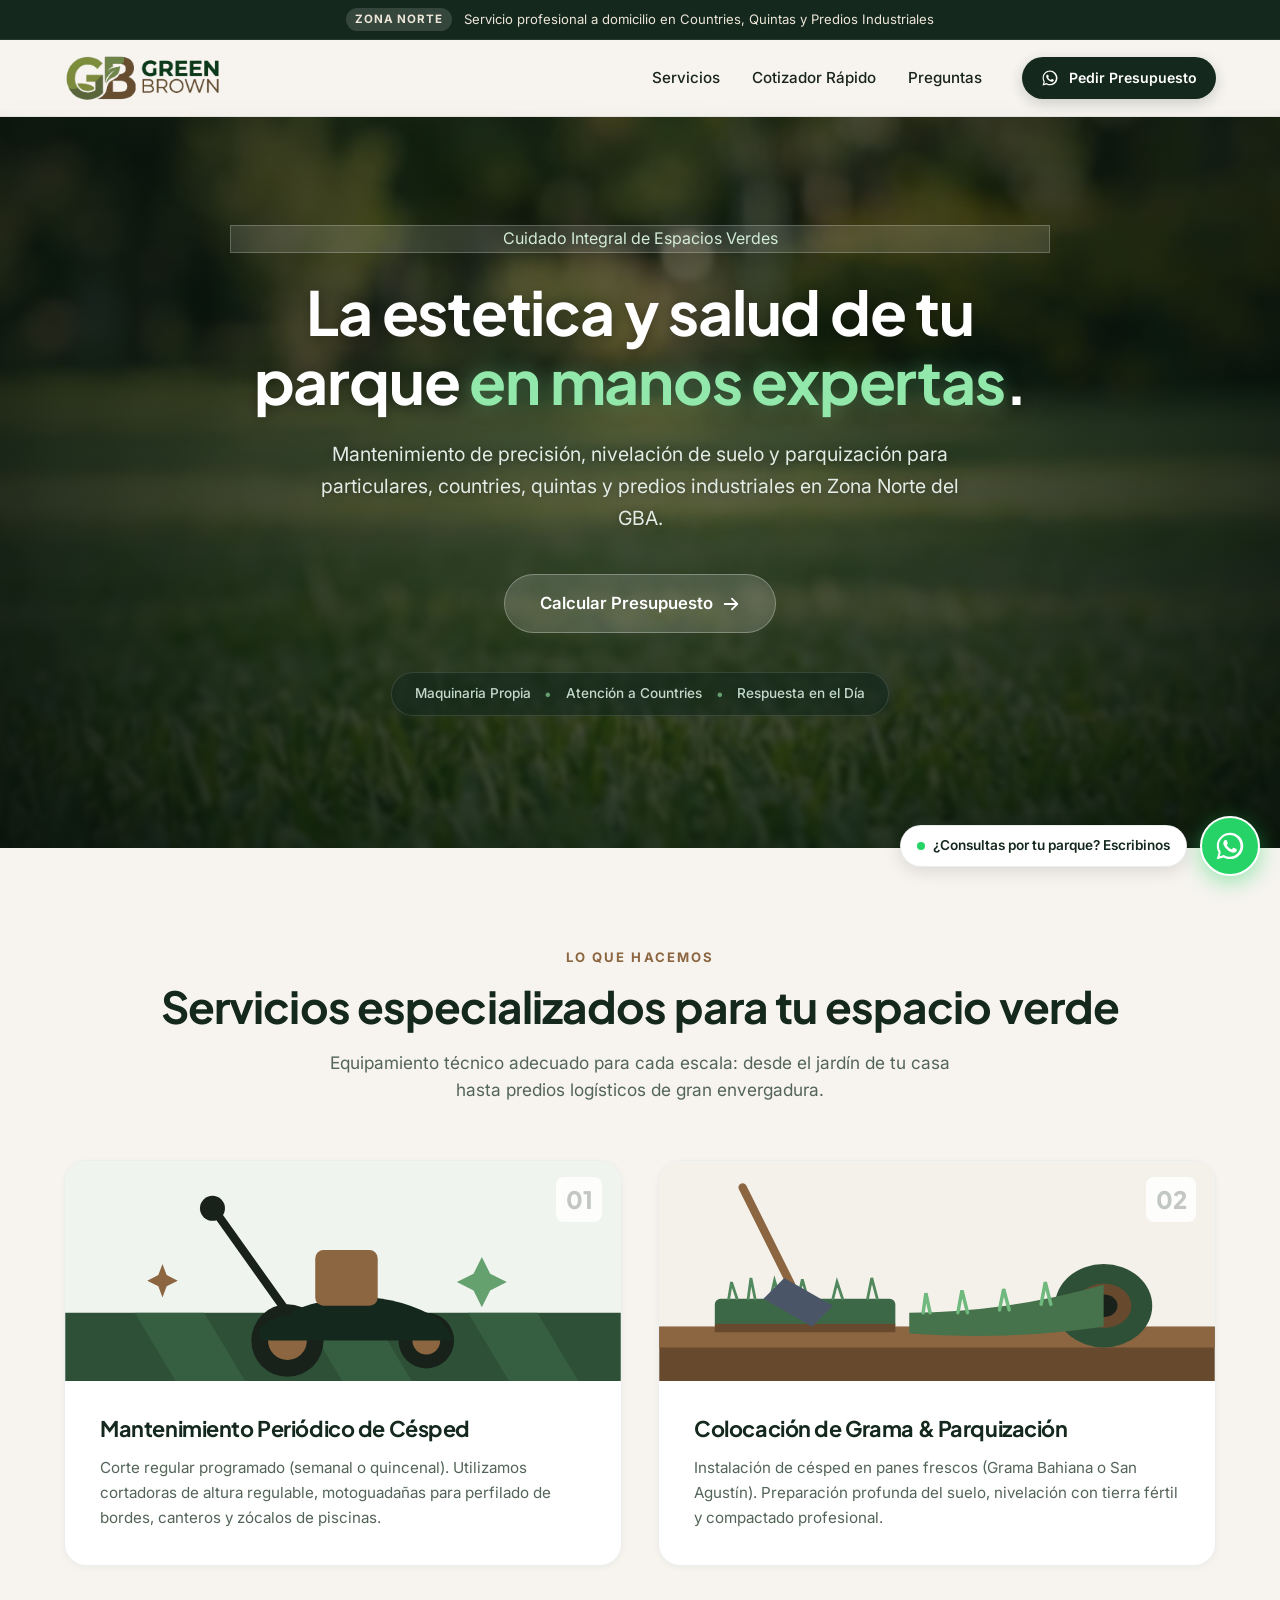
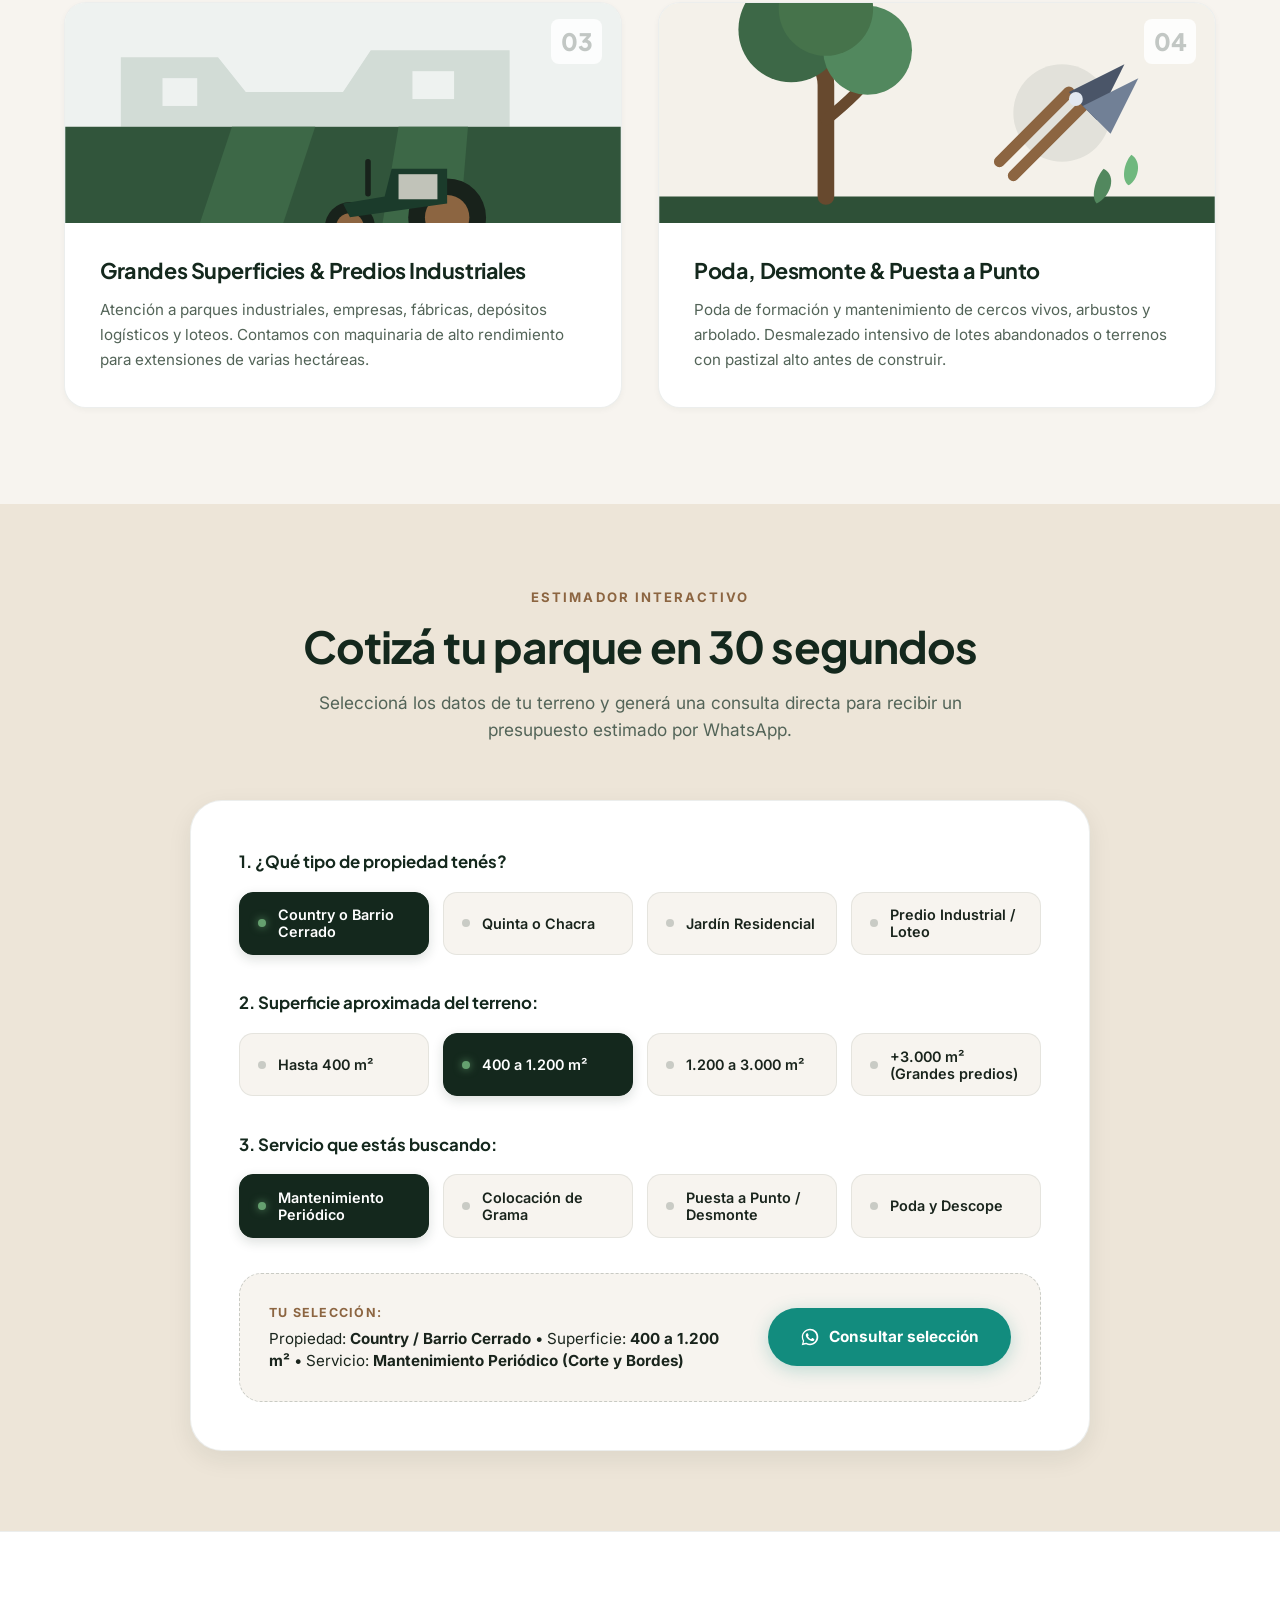
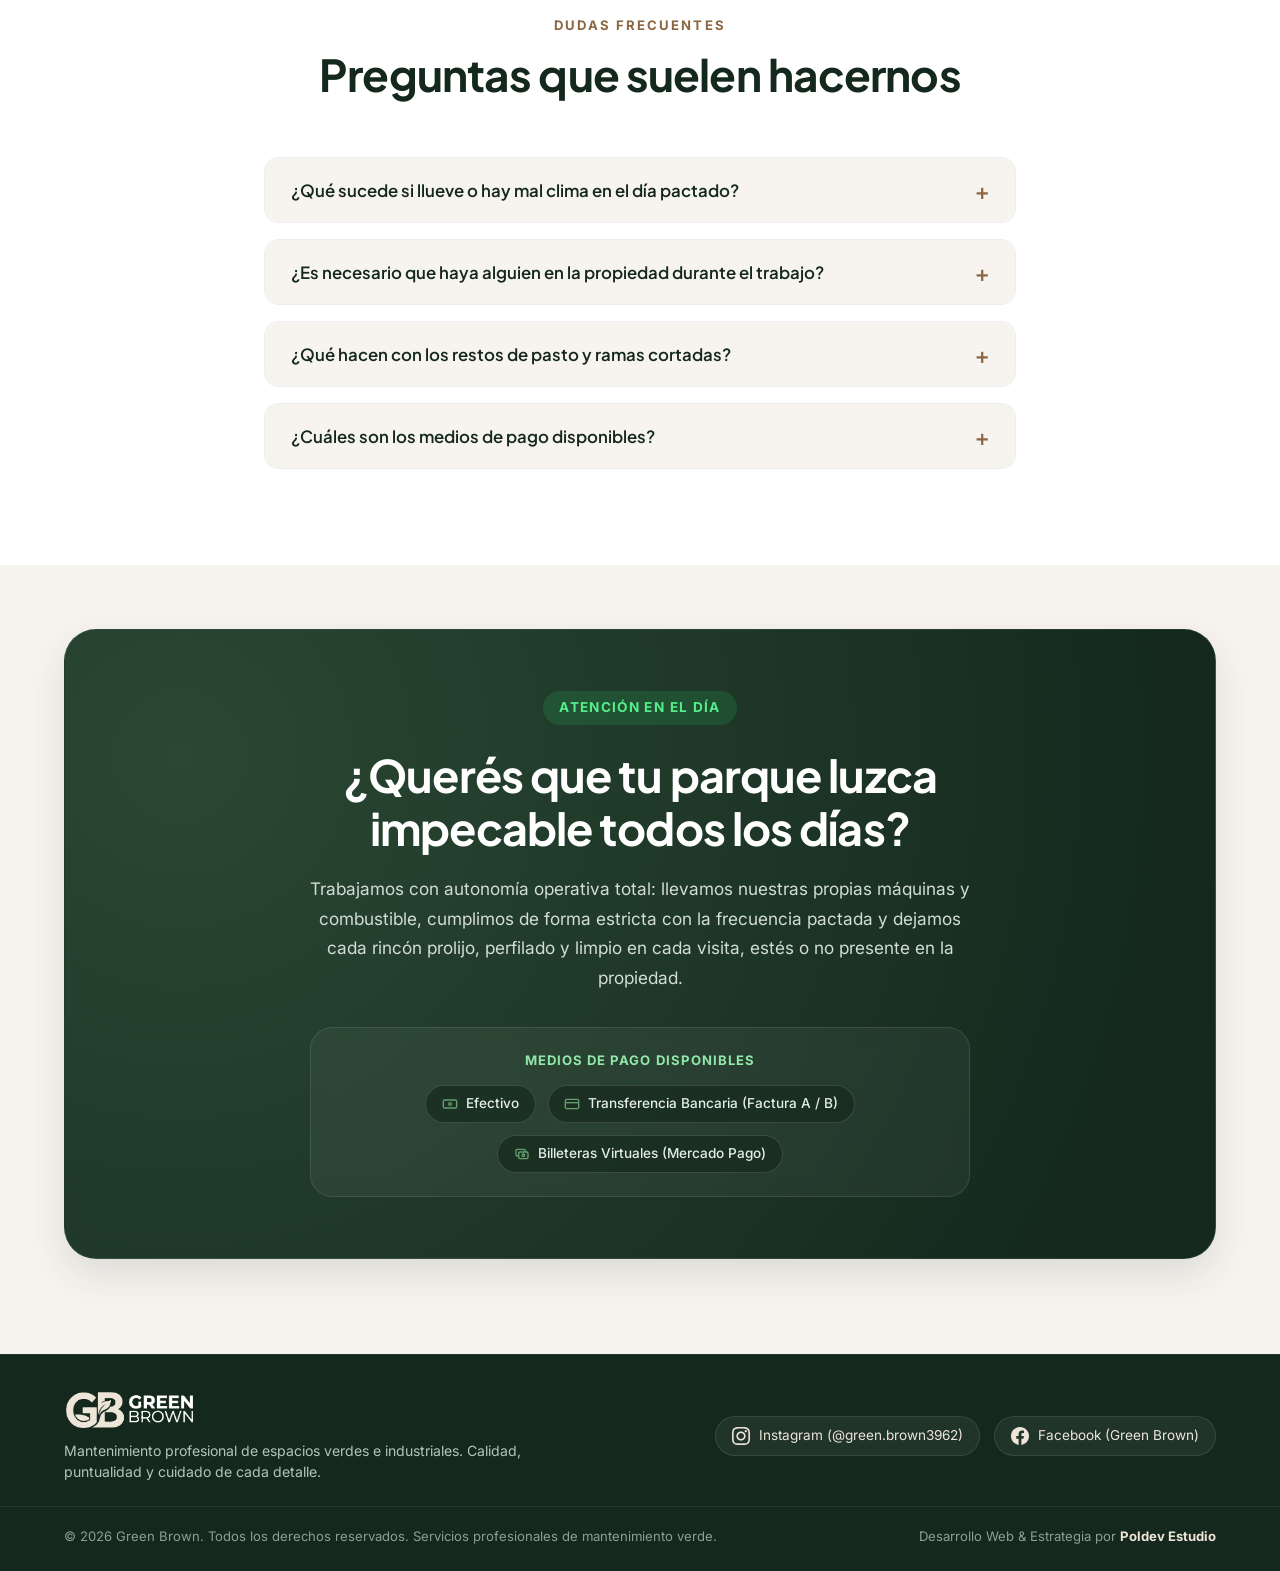
<file: index.html>
<!DOCTYPE html>
<html lang="es">
<head>
  <meta charset="UTF-8">
  <meta name="viewport" content="width=device-width, initial-scale=1.0">
  <title>Green Brown | Mantenimiento Profesional de Espacios Verdes & parquizaciones</title>
  <meta name="description" content="Mantenimiento integral de jardines, corte de césped de precisión, parquización y colocación de grama en countries, quintas y predios industriales. Presupuesto rápido por WhatsApp.">
  <meta name="theme-color" content="#14281D">

  <!-- Open Graph / Redes Sociales -->
  <meta property="og:type" content="website">
  <meta property="og:title" content="Green Brown | Mantenimiento de Espacios Verdes">
  <meta property="og:description" content="Cuidado profesional de parques, countries y grandes predios. Corte, nivelación, parquización y puesta a punto.">
  <meta property="og:image" content="images/hero-art.svg">

  <!-- Favicon -->
  <link rel="icon" type="image/png" href="images/logo.png">

  <!-- Google Fonts: Plus Jakarta Sans + Inter -->
  <link rel="preconnect" href="https://fonts.googleapis.com">
  <link rel="preconnect" href="https://fonts.gstatic.com" crossorigin>
  <link href="https://fonts.googleapis.com/css2?family=Inter:wght@300;400;500;600;700&family=Plus+Jakarta+Sans:wght@500;600;700;800&display=swap" rel="stylesheet">

  <!-- Stylesheet -->
  <link rel="stylesheet" href="css/style.css">
</head>
<body>

  <!-- Header / Barra de Navegación Fija -->
  <header class="site-header" id="header">
    <!-- Top Bar / Aviso rápido -->
    <div class="top-announcement">
      <div class="container announcement-inner">
        <div class="announcement-content">
          <span class="announcement-tag">Zona Norte</span>
          <span>Servicio profesional a domicilio en Countries, Quintas y Predios Industriales</span>
        </div>
      </div>
    </div>

    <div class="container header-container">
      <a href="index.html" class="brand-logo" aria-label="Green Brown Inicio">
        <img src="images/logo.png" alt="Green Brown Espacios Verdes" class="logo-img">
      </a>

      <!-- Navegación Desktop -->
      <nav class="main-nav" id="mainNav">
        <ul class="nav-links">
          <li><a href="#servicios" class="nav-item">Servicios</a></li>
          <li><a href="#cotizador" class="nav-item">Cotizador Rápido</a></li>
          <li><a href="#faq" class="nav-item">Preguntas</a></li>
        </ul>
        <div class="nav-actions">
          <a href="https://wa.me/5491100000000?text=Hola%20Green%20Brown,%20quiero%20pedir%20un%20presupuesto%20para%20mi%20parque." target="_blank" rel="noopener" class="btn btn-primary btn-sm">
            <svg class="icon-whatsapp" viewBox="0 0 24 24" fill="currentColor" width="18" height="18"><path d="M12.04 2c-5.46 0-9.91 4.45-9.91 9.91 0 1.75.46 3.45 1.32 4.95L2.05 22l5.25-1.38c1.45.79 3.08 1.21 4.74 1.21 5.46 0 9.91-4.45 9.91-9.91 0-2.65-1.03-5.14-2.9-7.01A9.816 9.816 0 0012.04 2zm0 18.15c-1.52 0-3-.41-4.3-1.18l-.31-.18-3.19.84.85-3.11-.2-.32a8.03 8.03 0 01-1.23-4.29c0-4.46 3.63-8.09 8.09-8.09 2.16 0 4.19.84 5.72 2.37 1.53 1.53 2.37 3.56 2.37 5.72 0 4.46-3.63 8.09-8.09 8.09zm4.43-6.07c-.24-.12-1.44-.71-1.66-.79-.23-.08-.39-.12-.56.12-.17.24-.64.79-.79.95-.14.16-.29.18-.53.06-.24-.12-1.02-.38-1.95-1.21-.72-.64-1.21-1.44-1.35-1.68-.14-.24-.02-.37.1-.49.11-.11.24-.29.37-.43.12-.14.16-.24.24-.4.08-.16.04-.31-.02-.43-.06-.12-.56-1.34-.76-1.84-.2-.49-.4-.42-.56-.43h-.47c-.16 0-.43.06-.66.31-.23.24-.88.86-.88 2.1 0 1.24.9 2.44 1.03 2.61.12.16 1.77 2.7 4.29 3.78.6.26 1.07.41 1.44.53.6.19 1.15.16 1.58.1.48-.07 1.44-.59 1.64-1.16.2-.57.2-1.06.14-1.16-.06-.1-.22-.16-.46-.28z"/></svg>
            Pedir Presupuesto
          </a>
        </div>
      </nav>

      <!-- Botón Menú Mobile -->
      <button class="mobile-menu-btn" id="mobileMenuBtn" aria-label="Abrir menú de navegación">
        <span></span>
        <span></span>
        <span></span>
      </button>
    </div>
  </header>

  <!-- Hero Section con Fondo Fotográfico de Paisaje -->
  <section class="hero-section" id="hero">
    <div class="hero-bg-media">
      <img src="images/hero-bg.jpg" alt="Parque con césped impecable" class="hero-bg-img">
    </div>
    <div class="hero-bg-overlay"></div>
    <div class="container hero-container">
      <div class="hero-content text-center reveal">
        <div class="badge-tag">
          <span class="badge-dot"></span> Cuidado Integral de Espacios Verdes
        </div>
        <h1 class="hero-title">
          La estetica y salud de tu parque <span class="text-accent-hero">en manos expertas</span>.
        </h1>
        <p class="hero-description">
          Mantenimiento de precisión, nivelación de suelo y parquización para particulares, countries, quintas y predios industriales en Zona Norte del GBA.
        </p>

        <div class="hero-cta-group justify-center">
          <a href="#cotizador" class="btn btn-secondary-light btn-lg">
            <span>Calcular Presupuesto</span>
            <svg viewBox="0 0 20 20" fill="currentColor" width="18" height="18"><path fill-rule="evenodd" d="M10.293 3.293a1 1 0 011.414 0l6 6a1 1 0 010 1.414l-6 6a1 1 0 01-1.414-1.414L14.586 11H3a1 1 0 110-2h11.586l-4.293-4.293a1 1 0 010-1.414z" clip-rule="evenodd"/></svg>
          </a>
        </div>

        <div class="hero-trust-bar">
          <span class="trust-item">Maquinaria Propia</span>
          <span class="trust-dot">•</span>
          <span class="trust-item">Atención a Countries</span>
          <span class="trust-dot">•</span>
          <span class="trust-item">Respuesta en el Día</span>
        </div>
      </div>
    </div>
  </section>

  <!-- Servicios Section -->
  <section class="services-section" id="servicios">
    <div class="container">
      <div class="section-header text-center reveal">
        <span class="section-kicker">Lo que hacemos</span>
        <h2 class="section-title">Servicios especializados para tu espacio verde</h2>
        <p class="section-subtitle">Equipamiento técnico adecuado para cada escala: desde el jardín de tu casa hasta predios logísticos de gran envergadura.</p>
      </div>

      <div class="services-grid">
        <!-- Servicio 1 -->
        <article class="service-card reveal delay-100">
          <div class="service-media">
            <img src="images/service-mantenimiento.svg" alt="Mantenimiento y corte periódico de césped" class="service-img">
            <span class="service-number">01</span>
          </div>
          <div class="service-body">
            <h3 class="service-title">Mantenimiento Periódico de Césped</h3>
            <p class="service-desc">
              Corte regular programado (semanal o quincenal). Utilizamos cortadoras de altura regulable, motoguadañas para perfilado de bordes, canteros y zócalos de piscinas.
            </p>
          </div>
        </article>

        <!-- Servicio 2 -->
        <article class="service-card reveal delay-200">
          <div class="service-media">
            <img src="images/service-grama.svg" alt="Colocación de césped en panes y nivelación" class="service-img">
            <span class="service-number">02</span>
          </div>
          <div class="service-body">
            <h3 class="service-title">Colocación de Grama & Parquización</h3>
            <p class="service-desc">
              Instalación de césped en panes frescos (Grama Bahiana o San Agustín). Preparación profunda del suelo, nivelación con tierra fértil y compactado profesional.
            </p>
          </div>
        </article>

        <!-- Servicio 3 -->
        <article class="service-card reveal delay-150">
          <div class="service-media">
            <img src="images/service-industrial.svg" alt="Espacios verdes industriales y grandes superficies" class="service-img">
            <span class="service-number">03</span>
          </div>
          <div class="service-body">
            <h3 class="service-title">Grandes Superficies & Predios Industriales</h3>
            <p class="service-desc">
              Atención a parques industriales, empresas, fábricas, depósitos logísticos y loteos. Contamos con maquinaria de alto rendimiento para extensiones de varias hectáreas.
            </p>
          </div>
        </article>

        <!-- Servicio 4 -->
        <article class="service-card reveal delay-250">
          <div class="service-media">
            <img src="images/service-poda.svg" alt="Poda, desmonte y puesta a punto de terrenos" class="service-img">
            <span class="service-number">04</span>
          </div>
          <div class="service-body">
            <h3 class="service-title">Poda, Desmonte & Puesta a Punto</h3>
            <p class="service-desc">
              Poda de formación y mantenimiento de cercos vivos, arbustos y arbolado. Desmalezado intensivo de lotes abandonados o terrenos con pastizal alto antes de construir.
            </p>
          </div>
        </article>
      </div>
    </div>
  </section>

  <!-- Interactive Quick Estimator Section -->
  <section class="estimator-section" id="cotizador">
    <div class="container">
      <div class="section-header text-center reveal">
        <span class="section-kicker">Estimador Interactivo</span>
        <h2 class="section-title">Cotizá tu parque en 30 segundos</h2>
        <p class="section-subtitle">Seleccioná los datos de tu terreno y generá una consulta directa para recibir un presupuesto estimado por WhatsApp.</p>
      </div>

      <div class="estimator-card reveal-scale delay-100">
        <!-- Paso 1: Tipo de Terreno -->
        <div class="estimator-step">
          <label class="step-label">1. ¿Qué tipo de propiedad tenés?</label>
          <div class="options-grid" id="propertyTypeOptions">
            <button type="button" class="option-pill active" data-value="Country / Barrio Cerrado">
              <span class="option-dot"></span>
              <span class="pill-text">Country o Barrio Cerrado</span>
            </button>
            <button type="button" class="option-pill" data-value="Quinta / Chacra">
              <span class="option-dot"></span>
              <span class="pill-text">Quinta o Chacra</span>
            </button>
            <button type="button" class="option-pill" data-value="Jardín Residencial">
              <span class="option-dot"></span>
              <span class="pill-text">Jardín Residencial</span>
            </button>
            <button type="button" class="option-pill" data-value="Predio Industrial / Loteo">
              <span class="option-dot"></span>
              <span class="pill-text">Predio Industrial / Loteo</span>
            </button>
          </div>
        </div>

        <!-- Paso 2: Superficie Estimada -->
        <div class="estimator-step">
          <label class="step-label">2. Superficie aproximada del terreno:</label>
          <div class="options-grid" id="surfaceOptions">
            <button type="button" class="option-pill" data-value="Hasta 400 m²">
              <span class="option-dot"></span>
              <span class="pill-text">Hasta 400 m²</span>
            </button>
            <button type="button" class="option-pill active" data-value="400 a 1.200 m²">
              <span class="option-dot"></span>
              <span class="pill-text">400 a 1.200 m²</span>
            </button>
            <button type="button" class="option-pill" data-value="1.200 a 3.000 m²">
              <span class="option-dot"></span>
              <span class="pill-text">1.200 a 3.000 m²</span>
            </button>
            <button type="button" class="option-pill" data-value="Más de 3.000 m² (Grandes extensiones)">
              <span class="option-dot"></span>
              <span class="pill-text">+3.000 m² (Grandes predios)</span>
            </button>
          </div>
        </div>

        <!-- Paso 3: Servicio Requerido -->
        <div class="estimator-step">
          <label class="step-label">3. Servicio que estás buscando:</label>
          <div class="options-grid" id="serviceOptions">
            <button type="button" class="option-pill active" data-value="Mantenimiento Periódico (Corte y Bordes)">
              <span class="option-dot"></span>
              <span class="pill-text">Mantenimiento Periódico</span>
            </button>
            <button type="button" class="option-pill" data-value="Colocación de Césped en Panes (Grama Bahiana)">
              <span class="option-dot"></span>
              <span class="pill-text">Colocación de Grama</span>
            </button>
            <button type="button" class="option-pill" data-value="Puesta a Punto & Desmalezado de Terreno">
              <span class="option-dot"></span>
              <span class="pill-text">Puesta a Punto / Desmonte</span>
            </button>
            <button type="button" class="option-pill" data-value="Poda de Árboles y Cercos">
              <span class="option-dot"></span>
              <span class="pill-text">Poda y Descope</span>
            </button>
          </div>
        </div>

        <!-- Resumen Dinámico y Botón Directo WhatsApp -->
        <div class="estimator-summary">
          <div class="summary-details">
            <div class="summary-badge">Tu selección:</div>
            <p id="summaryText" class="summary-text">
              Propiedad: <strong>Country / Barrio Cerrado</strong> • Superficie: <strong>400 a 1.200 m²</strong> • Servicio: <strong>Mantenimiento Periódico</strong>
            </p>
          </div>
          <a href="#" id="estimatorWhatsappBtn" target="_blank" rel="noopener" class="btn btn-whatsapp-action">
            <svg class="icon-whatsapp" viewBox="0 0 24 24" fill="currentColor" width="20" height="20"><path d="M12.04 2c-5.46 0-9.91 4.45-9.91 9.91 0 1.75.46 3.45 1.32 4.95L2.05 22l5.25-1.38c1.45.79 3.08 1.21 4.74 1.21 5.46 0 9.91-4.45 9.91-9.91 0-2.65-1.03-5.14-2.9-7.01A9.816 9.816 0 0012.04 2zm0 18.15c-1.52 0-3-.41-4.3-1.18l-.31-.18-3.19.84.85-3.11-.2-.32a8.03 8.03 0 01-1.23-4.29c0-4.46 3.63-8.09 8.09-8.09 2.16 0 4.19.84 5.72 2.37 1.53 1.53 2.37 3.56 2.37 5.72 0 4.46-3.63 8.09-8.09 8.09zm4.43-6.07c-.24-.12-1.44-.71-1.66-.79-.23-.08-.39-.12-.56.12-.17.24-.64.79-.79.95-.14.16-.29.18-.53.06-.24-.12-1.02-.38-1.95-1.21-.72-.64-1.21-1.44-1.35-1.68-.14-.24-.02-.37.1-.49.11-.11.24-.29.37-.43.12-.14.16-.24.24-.4.08-.16.04-.31-.02-.43-.06-.12-.56-1.34-.76-1.84-.2-.49-.4-.42-.56-.43h-.47c-.16 0-.43.06-.66.31-.23.24-.88.86-.88 2.1 0 1.24.9 2.44 1.03 2.61.12.16 1.77 2.7 4.29 3.78.6.26 1.07.41 1.44.53.6.19 1.15.16 1.58.1.48-.07 1.44-.59 1.64-1.16.2-.57.2-1.06.14-1.16-.06-.1-.22-.16-.46-.28z"/></svg>
            <span>Consultar selección</span>
          </a>
        </div>
      </div>
    </div>
  </section>

  <!-- FAQ Section -->
  <section class="faq-section" id="faq">
    <div class="container faq-container">
      <div class="section-header text-center reveal">
        <span class="section-kicker">Dudas Frecuentes</span>
        <h2 class="section-title">Preguntas que suelen hacernos</h2>
      </div>

      <div class="faq-accordion" id="faqAccordion">
        <!-- Item 1: Lluvia o mal clima -->
        <div class="faq-item reveal delay-100">
          <button class="faq-trigger" aria-expanded="false">
            <span>¿Qué sucede si llueve o hay mal clima en el día pactado?</span>
            <span class="faq-icon">+</span>
          </button>
          <div class="faq-panel">
            <p>Reprogramamos la visita automáticamente dentro de las 48 horas siguientes para no cortar el ciclo de crecimiento del pasto, avisándote previamente por WhatsApp.</p>
          </div>
        </div>

        <!-- Item 2: Presencia en la casa -->
        <div class="faq-item reveal delay-150">
          <button class="faq-trigger" aria-expanded="false">
            <span>¿Es necesario que haya alguien en la propiedad durante el trabajo?</span>
            <span class="faq-icon">+</span>
          </button>
          <div class="faq-panel">
            <p>No es obligatorio. En countries y quintas coordinamos el ingreso con la guardia o tranquera. Al finalizar el corte, te enviamos fotos y videos de cómo quedó tu parque.</p>
          </div>
        </div>

        <!-- Item 3: Restos de pasto -->
        <div class="faq-item reveal delay-200">
          <button class="faq-trigger" aria-expanded="false">
            <span>¿Qué hacen con los restos de pasto y ramas cortadas?</span>
            <span class="faq-icon">+</span>
          </button>
          <div class="faq-panel">
            <p>Nos adaptamos a las normas de tu barrio o municipio: embolsamos los restos de corte en bolsas resistentes para su recolección o los acopiamos en la zona designada para descarte vegetal de tu country.</p>
          </div>
        </div>

        <!-- Item 4: Medios de pago -->
        <div class="faq-item reveal delay-250">
          <button class="faq-trigger" aria-expanded="false">
            <span>¿Cuáles son los medios de pago disponibles?</span>
            <span class="faq-icon">+</span>
          </button>
          <div class="faq-panel">
            <p>Podés abonar por transferencia bancaria (con factura A o B) o en efectivo al finalizar la labor. Para clientes periódicos ofrecemos abonos mensuales unificados.</p>
          </div>
        </div>
      </div>
    </div>
  </section>

  <!-- Contact & Final Presentation Section -->
  <section class="cta-banner-section" id="contacto">
    <div class="container">
      <div class="cta-banner-card reveal-scale">
        <div class="cta-banner-content">
          <span class="cta-tag">Atención en el Día</span>
          <h2 class="cta-heading">¿Querés que tu parque luzca impecable todos los días?</h2>
          <p class="cta-caption">
            Trabajamos con autonomía operativa total: llevamos nuestras propias máquinas y combustible, cumplimos de forma estricta con la frecuencia pactada y dejamos cada rincón prolijo, perfilado y limpio en cada visita, estés o no presente en la propiedad.
          </p>

          <!-- Medios de pago aceptados -->
          <div class="payment-methods-box">
            <span class="payment-title">Medios de pago disponibles</span>
            <div class="payment-chips">
              <span class="payment-chip">
                <svg class="payment-icon" viewBox="0 0 24 24" fill="none" stroke="currentColor" stroke-width="2" width="16" height="16"><rect x="2" y="6" width="20" height="12" rx="2"/><circle cx="12" cy="12" r="2"/></svg>
                <span>Efectivo</span>
              </span>
              <span class="payment-chip">
                <svg class="payment-icon" viewBox="0 0 24 24" fill="none" stroke="currentColor" stroke-width="2" width="16" height="16"><rect x="2" y="5" width="20" height="14" rx="2"/><line x1="2" y1="10" x2="22" y2="10"/></svg>
                <span>Transferencia Bancaria (Factura A / B)</span>
              </span>
              <span class="payment-chip">
                <svg class="payment-icon" viewBox="0 0 24 24" fill="none" stroke="currentColor" stroke-width="2" width="16" height="16"><path d="M17 9V7a2 2 0 00-2-2H5a2 2 0 00-2 2v6a2 2 0 002 2h2m2 4h10a2 2 0 002-2v-6a2 2 0 00-2-2H9a2 2 0 00-2 2v6a2 2 0 002 2zm7-5a2 2 0 11-4 0 2 2 0 014 0z"/></svg>
                <span>Billeteras Virtuales (Mercado Pago)</span>
              </span>
            </div>
          </div>
        </div>
      </div>
    </div>
  </section>

  <!-- Site Footer -->
  <footer class="site-footer">
    <div class="container footer-content">
      <div class="footer-brand">
        <img src="images/logo-light.png" alt="Green Brown" class="footer-logo">
        <p class="footer-tagline">
          Mantenimiento profesional de espacios verdes e industriales. Calidad, puntualidad y cuidado de cada detalle.
        </p>
      </div>

      <div class="footer-social-wrap">
        <div class="social-links">
          <a href="https://www.instagram.com/green.brown3962" target="_blank" rel="noopener" class="social-btn" aria-label="Instagram de Green Brown">
            <svg viewBox="0 0 24 24" fill="currentColor" width="18" height="18"><path d="M12 2.163c3.204 0 3.584.012 4.85.07 3.252.148 4.771 1.691 4.919 4.919.058 1.265.069 1.645.069 4.849 0 3.205-.012 3.584-.069 4.849-.149 3.225-1.664 4.771-4.919 4.919-1.266.058-1.644.07-4.85.07-3.204 0-3.584-.012-4.849-.07-3.26-.149-4.771-1.699-4.919-4.92-.058-1.265-.07-1.644-.07-4.849 0-3.204.013-3.583.07-4.849.149-3.227 1.664-4.771 4.919-4.919 1.266-.057 1.645-.069 4.849-.069zm0-2.163c-3.259 0-3.667.014-4.947.072-4.358.2-6.78 2.618-6.98 6.98-.059 1.281-.073 1.689-.073 4.948 0 3.259.014 3.668.072 4.948.2 4.358 2.618 6.78 6.98 6.98 1.281.058 1.689.072 4.948.072 3.259 0 3.668-.014 4.948-.072 4.354-.2 6.782-2.618 6.979-6.98.059-1.28.073-1.689.073-4.948 0-3.259-.014-3.667-.072-4.947-.196-4.354-2.617-6.78-6.979-6.98-1.281-.059-1.69-.073-4.949-.073zm0 5.838c-3.403 0-6.162 2.759-6.162 6.162s2.759 6.163 6.162 6.163 6.162-2.759 6.162-6.163c0-3.403-2.759-6.162-6.162-6.162zm0 10.162c-2.209 0-4-1.79-4-4 0-2.209 1.791-4 4-4s4 1.791 4 4c0 2.21-1.791 4-4 4zm6.406-11.845c-.796 0-1.441.645-1.441 1.44s.645 1.44 1.441 1.44c.795 0 1.439-.645 1.439-1.44s-.644-1.44-1.439-1.44z"/></svg>
            <span>Instagram (@green.brown3962)</span>
          </a>
          <a href="https://www.facebook.com/green.brown3962" target="_blank" rel="noopener" class="social-btn" aria-label="Facebook de Green Brown">
            <svg viewBox="0 0 24 24" fill="currentColor" width="18" height="18"><path d="M24 12.073c0-6.627-5.373-12-12-12s-12 5.373-12 12c0 5.99 4.388 10.954 10.125 11.854v-8.385H7.078v-3.47h3.047V9.43c0-3.007 1.792-4.669 4.533-4.669 1.312 0 2.686.235 2.686.235v2.953H15.83c-1.491 0-1.956.925-1.956 1.874v2.25h3.328l-.532 3.47h-2.796v8.385C19.612 23.027 24 18.062 24 12.073z"/></svg>
            <span>Facebook (Green Brown)</span>
          </a>
        </div>
      </div>
    </div>

    <div class="footer-bottom">
      <div class="container footer-bottom-inner">
        <p>© 2026 Green Brown. Todos los derechos reservados. Servicios profesionales de mantenimiento verde.</p>
        <p class="agency-credit">Desarrollo Web & Estrategia por <strong>Poldev Estudio</strong></p>
      </div>
    </div>
  </footer>

  <!-- Floating WhatsApp CTA Button -->
  <div class="floating-whatsapp-wrap">
    <div class="floating-tooltip">
      <span class="tooltip-dot"></span> ¿Consultas por tu parque? Escribinos
    </div>
    <a href="https://wa.me/5491100000000?text=Hola%20Green%20Brown!%20Quiero%20pedir%20presupuesto%20para%20el%20mantenimiento%20de%20un%20parque." target="_blank" rel="noopener" class="floating-whatsapp-btn" aria-label="Contactar por WhatsApp a Green Brown">
      <svg class="whatsapp-bubble-icon" viewBox="0 0 24 24" fill="currentColor"><path d="M12.04 2c-5.46 0-9.91 4.45-9.91 9.91 0 1.75.46 3.45 1.32 4.95L2.05 22l5.25-1.38c1.45.79 3.08 1.21 4.74 1.21 5.46 0 9.91-4.45 9.91-9.91 0-2.65-1.03-5.14-2.9-7.01A9.816 9.816 0 0012.04 2zm0 18.15c-1.52 0-3-.41-4.3-1.18l-.31-.18-3.19.84.85-3.11-.2-.32a8.03 8.03 0 01-1.23-4.29c0-4.46 3.63-8.09 8.09-8.09 2.16 0 4.19.84 5.72 2.37 1.53 1.53 2.37 3.56 2.37 5.72 0 4.46-3.63 8.09-8.09 8.09zm4.43-6.07c-.24-.12-1.44-.71-1.66-.79-.23-.08-.39-.12-.56.12-.17.24-.64.79-.79.95-.14.16-.29.18-.53.06-.24-.12-1.02-.38-1.95-1.21-.72-.64-1.21-1.44-1.35-1.68-.14-.24-.02-.37.1-.49.11-.11.24-.29.37-.43.12-.14.16-.24.24-.4.08-.16.04-.31-.02-.43-.06-.12-.56-1.34-.76-1.84-.2-.49-.4-.42-.56-.43h-.47c-.16 0-.43.06-.66.31-.23.24-.88.86-.88 2.1 0 1.24.9 2.44 1.03 2.61.12.16 1.77 2.7 4.29 3.78.6.26 1.07.41 1.44.53.6.19 1.15.16 1.58.1.48-.07 1.44-.59 1.64-1.16.2-.57.2-1.06.14-1.16-.06-.1-.22-.16-.46-.28z"/></svg>
    </a>
  </div>

  <!-- Scripts -->
  <script src="js/main.js"></script>
</body>
</html>
</file>
<file: css/style.css>
/* ==========================================================================
   GREEN BROWN - SISTEMA DE DISEÑO & ESTILOS
   Paleta: Bosque Profundo, Musgo, Tierra y Lino
   ========================================================================== */

:root {
  /* Paleta Cromática Orgánica */
  --color-primary: #14281D;       /* Bosque profundo / Fondo oscuro */
  --color-primary-light: #1E3B2C; /* Verde oscuro medio */
  --color-accent-green: #3A6946;  /* Musgo / Verde follaje */
  --color-accent-lime: #65A06F;   /* Acento vivo sutil */
  --color-earth: #8C6541;         /* Tono tierra / Madera corteza */
  --color-earth-dark: #67492E;    /* Marrón profundo */
  --color-sand: #EDE5D8;          /* Arena cálida / Fondos suaves */
  --color-sand-light: #F7F4EF;    /* Lino claro / Fondo base */
  --color-white: #FFFFFF;
  --color-text-main: #19241C;     /* Texto de alto contraste */
  --color-text-muted: #536458;    /* Texto secundario */
  --color-border: rgba(20, 40, 29, 0.08);
  --color-border-hover: rgba(20, 40, 29, 0.18);

  /* WhatsApp Brand Color */
  --color-whatsapp: #25D366;
  --color-whatsapp-dark: #128C7E;

  /* Tipografías */
  --font-heading: 'Plus Jakarta Sans', system-ui, -apple-system, sans-serif;
  --font-body: 'Inter', system-ui, -apple-system, sans-serif;

  /* Radios & Sombras */
  --radius-sm: 8px;
  --radius-md: 14px;
  --radius-lg: 22px;
  --radius-xl: 32px;
  --radius-full: 9999px;

  --shadow-sm: 0 2px 6px rgba(20, 40, 29, 0.04);
  --shadow-md: 0 8px 24px rgba(20, 40, 29, 0.08);
  --shadow-lg: 0 16px 40px rgba(20, 40, 29, 0.12);
  --shadow-glow: 0 10px 25px rgba(37, 211, 102, 0.25);

  /* Transiciones */
  --transition: all 0.28s cubic-bezier(0.16, 1, 0.3, 1);
}

/* Reset básico */
*, *::before, *::after {
  box-sizing: border-box;
  margin: 0;
  padding: 0;
}

html {
  scroll-behavior: smooth;
  font-size: 16px;
  -webkit-font-smoothing: antialiased;
  overflow-x: clip;
}

body {
  font-family: var(--font-body);
  background-color: var(--color-sand-light);
  color: var(--color-text-main);
  line-height: 1.6;
  overflow-x: clip;
  padding-top: 110px; /* Compensa la barra fija superior con anuncio */
}

img {
  max-width: 100%;
  height: auto;
  display: block;
}

a {
  color: inherit;
  text-decoration: none;
  transition: var(--transition);
}

button {
  font-family: inherit;
  cursor: pointer;
  border: none;
  background: none;
  transition: var(--transition);
}

/* Contenedor central */
.container {
  width: 100%;
  max-width: 1200px;
  margin: 0 auto;
  padding: 0 1.5rem;
}

/* ==========================================================================
   TIPOGRAFÍAS Y ENCABEZADOS
   ========================================================================== */
h1, h2, h3, h4 {
  font-family: var(--font-heading);
  font-weight: 700;
  line-height: 1.2;
  color: var(--color-primary);
  letter-spacing: -0.02em;
}

.section-header {
  margin-bottom: 3.5rem;
}

.text-center {
  text-align: center;
}

.section-kicker {
  display: inline-block;
  font-size: 0.82rem;
  font-weight: 700;
  text-transform: uppercase;
  letter-spacing: 0.16em;
  color: var(--color-earth);
  margin-bottom: 0.75rem;
}

.section-title {
  font-size: clamp(2rem, 3.8vw, 2.75rem);
  margin-bottom: 1rem;
}

.section-subtitle {
  font-size: 1.08rem;
  color: var(--color-text-muted);
  max-width: 650px;
  margin: 0 auto;
}

.text-accent {
  color: var(--color-accent-green);
  position: relative;
}

.text-sand {
  color: var(--color-sand) !important;
}

/* ==========================================================================
   BOTONES
   ========================================================================== */
.btn {
  display: inline-flex;
  align-items: center;
  justify-content: center;
  gap: 0.6rem;
  font-weight: 600;
  border-radius: var(--radius-full);
  padding: 0.85rem 1.75rem;
  font-size: 0.96rem;
  transition: var(--transition);
  text-align: center;
}

.btn-sm {
  padding: 0.6rem 1.2rem;
  font-size: 0.88rem;
}

.btn-lg {
  padding: 1rem 2.2rem;
  font-size: 1.05rem;
}

.btn-primary {
  background-color: var(--color-primary);
  color: var(--color-white);
  box-shadow: 0 4px 14px rgba(20, 40, 29, 0.2);
}

.btn-primary:hover {
  background-color: var(--color-primary-light);
  transform: translateY(-2px);
  box-shadow: 0 8px 20px rgba(20, 40, 29, 0.25);
  color: var(--color-white);
}

.btn-secondary {
  background-color: var(--color-white);
  color: var(--color-primary);
  border: 1px solid var(--color-border-hover);
}

.btn-secondary:hover {
  background-color: var(--color-sand);
  transform: translateY(-2px);
}

.btn-whatsapp-action {
  background-color: var(--color-whatsapp-dark);
  color: var(--color-white);
  padding: 1.05rem 2rem;
  border-radius: var(--radius-full);
  font-weight: 700;
  box-shadow: 0 4px 18px rgba(18, 140, 126, 0.25);
}

.btn-whatsapp-action:hover {
  background-color: #0d7065;
  transform: translateY(-2px);
  box-shadow: 0 8px 25px rgba(18, 140, 126, 0.35);
}

.btn-whatsapp-giant {
  background-color: var(--color-whatsapp);
  color: #0A3D18;
  font-size: 1.15rem;
  font-weight: 700;
  padding: 1.2rem 2.6rem;
  border-radius: var(--radius-full);
  box-shadow: 0 8px 24px rgba(37, 211, 102, 0.35);
}

.btn-whatsapp-giant:hover {
  background-color: #20BA5A;
  transform: translateY(-3px) scale(1.02);
  box-shadow: 0 12px 30px rgba(37, 211, 102, 0.45);
}

.btn-secondary-light {
  display: inline-flex;
  align-items: center;
  justify-content: center;
  gap: 0.6rem;
  background: rgba(255, 255, 255, 0.16);
  color: var(--color-white);
  border: 1px solid rgba(255, 255, 255, 0.28);
  padding: 0.95rem 2.2rem;
  border-radius: var(--radius-full);
  font-weight: 600;
  backdrop-filter: blur(10px);
  -webkit-backdrop-filter: blur(10px);
  transition: var(--transition);
}

.btn-secondary-light:hover {
  background: var(--color-white);
  color: var(--color-primary);
  transform: translateY(-2px);
  box-shadow: 0 8px 24px rgba(0, 0, 0, 0.2);
}

/* ==========================================================================
   TOP BAR & HEADER
   ========================================================================== */
.top-announcement {
  background-color: var(--color-primary);
  color: var(--color-sand);
  font-size: 0.82rem;
  padding: 0.5rem 0;
  border-bottom: 1px solid rgba(255, 255, 255, 0.08);
}

.announcement-inner {
  display: flex;
  justify-content: center;
  align-items: center;
  text-align: center;
}

.announcement-content {
  display: flex;
  align-items: center;
  gap: 0.75rem;
}

.announcement-tag {
  background: rgba(255, 255, 255, 0.14);
  color: var(--color-sand);
  padding: 0.15rem 0.55rem;
  border-radius: var(--radius-full);
  font-size: 0.72rem;
  font-weight: 700;
  text-transform: uppercase;
  letter-spacing: 0.08em;
}

.top-link {
  color: var(--color-sand);
  font-weight: 600;
  text-decoration: underline;
  text-underline-offset: 3px;
}

.top-link:hover {
  color: var(--color-white);
}

.site-header {
  position: fixed;
  top: 0;
  left: 0;
  right: 0;
  width: 100%;
  z-index: 10000;
  background-color: rgba(247, 244, 239, 0.98);
  backdrop-filter: blur(12px);
  -webkit-backdrop-filter: blur(12px);
  border-bottom: 1px solid var(--color-border);
  transition: box-shadow 0.25s ease, background-color 0.25s ease;
}

.site-header.scrolled {
  box-shadow: 0 4px 20px rgba(20, 40, 29, 0.08);
  background-color: rgba(255, 255, 255, 0.98);
}

.header-container {
  display: flex;
  align-items: center;
  justify-content: space-between;
  height: 76px;
}

.brand-logo {
  display: flex;
  align-items: center;
}

.logo-img {
  height: 48px;
  max-width: 190px;
  width: auto;
  object-fit: contain;
  display: block;
}

.main-nav {
  display: flex;
  align-items: center;
  gap: 2.5rem;
}

.nav-links {
  display: flex;
  list-style: none;
  gap: 2rem;
}

.nav-item {
  font-size: 0.95rem;
  font-weight: 500;
  color: var(--color-text-main);
  position: relative;
  padding: 0.4rem 0;
}

.nav-item::after {
  content: '';
  position: absolute;
  bottom: 0;
  left: 0;
  width: 0;
  height: 2px;
  background-color: var(--color-earth);
  transition: var(--transition);
}

.nav-item:hover {
  color: var(--color-primary);
}

.nav-item:hover::after {
  width: 100%;
}

.mobile-menu-btn {
  display: none;
  flex-direction: column;
  justify-content: center;
  align-items: center;
  gap: 5px;
  width: 44px;
  height: 44px;
  padding: 8px;
  background: transparent;
  border-radius: var(--radius-sm);
  cursor: pointer;
  z-index: 10002;
}

.mobile-menu-btn span {
  width: 24px;
  height: 2.5px;
  background-color: var(--color-primary);
  border-radius: 2px;
  transition: transform 0.3s cubic-bezier(0.16, 1, 0.3, 1), opacity 0.25s ease;
  display: block;
}

/* Transformación a 'X' cuando el menú mobile está abierto */
.mobile-menu-btn.open span:nth-child(1) {
  transform: translateY(7.5px) rotate(45deg);
}

.mobile-menu-btn.open span:nth-child(2) {
  opacity: 0;
  transform: scaleX(0);
}

.mobile-menu-btn.open span:nth-child(3) {
  transform: translateY(-7.5px) rotate(-45deg);
}

/* ==========================================================================
   HERO SECTION CON FONDO FOTOGRÁFICO DE PAISAJE (LUXURY EDITORIAL)
   ========================================================================== */
.hero-section {
  position: relative;
  min-height: 82vh;
  min-height: 82dvh;
  display: flex;
  align-items: center;
  justify-content: center;
  padding: 5.5rem 0 6.5rem;
  overflow: hidden;
  background-color: #0E1C13;
}

.hero-bg-media {
  position: absolute;
  inset: 0;
  width: 100%;
  height: 100%;
  z-index: 1;
}

.hero-bg-img {
  width: 100%;
  height: 100%;
  object-fit: cover;
  object-position: center 40%;
  transform: scale(1.01);
  filter: brightness(0.92);
}

.hero-bg-overlay {
  position: absolute;
  inset: 0;
  z-index: 2;
  background: radial-gradient(circle at center 35%, rgba(14, 28, 20, 0.58) 0%, rgba(10, 22, 15, 0.85) 75%, rgba(8, 16, 11, 0.95) 100%);
}

.hero-container {
  position: relative;
  z-index: 3;
  width: 100%;
}

.hero-content {
  max-width: 820px;
  margin: 0 auto;
}

.hero-section .badge-tag {
  background: rgba(255, 255, 255, 0.12);
  backdrop-filter: blur(8px);
  -webkit-backdrop-filter: blur(8px);
  border: 1px solid rgba(255, 255, 255, 0.22);
  color: #D3ECD8;
  margin-bottom: 1.5rem;
}

.hero-section .badge-dot {
  background-color: var(--color-accent-lime);
  box-shadow: 0 0 10px rgba(101, 160, 111, 0.9);
}

.hero-section .hero-title {
  color: #FFFFFF;
  font-size: clamp(2.4rem, 4.8vw, 3.8rem);
  line-height: 1.14;
  margin-bottom: 1.4rem;
  text-shadow: 0 2px 14px rgba(0, 0, 0, 0.35);
}

.text-accent-hero {
  color: #92E8AA;
  text-shadow: 0 0 20px rgba(146, 232, 170, 0.35);
}

.hero-section .hero-description {
  color: #E2ECE5;
  font-size: clamp(1.05rem, 1.8vw, 1.22rem);
  line-height: 1.65;
  margin: 0 auto 2.5rem;
  max-width: 680px;
  text-shadow: 0 1px 8px rgba(0, 0, 0, 0.4);
}

.hero-cta-group {
  display: flex;
  align-items: center;
  gap: 1.2rem;
  margin-bottom: 2.4rem;
}

.justify-center {
  justify-content: center;
}

.hero-trust-bar {
  display: inline-flex;
  align-items: center;
  justify-content: center;
  gap: 0.85rem;
  padding: 0.6rem 1.4rem;
  background: rgba(20, 40, 29, 0.6);
  backdrop-filter: blur(10px);
  -webkit-backdrop-filter: blur(10px);
  border: 1px solid rgba(255, 255, 255, 0.12);
  border-radius: var(--radius-full);
  color: #C5D8CC;
  font-size: 0.85rem;
  font-weight: 500;
}

.trust-dot {
  color: var(--color-accent-lime);
  font-size: 0.9rem;
}

/* ==========================================================================
   COTIZADOR RÁPIDO INTERACTIVO
   ========================================================================== */
.estimator-section {
  padding: 5rem 0;
  background-color: var(--color-sand);
}

.estimator-card {
  background-color: var(--color-white);
  border-radius: var(--radius-xl);
  padding: 3rem;
  box-shadow: var(--shadow-md);
  border: 1px solid var(--color-border);
  max-width: 900px;
  margin: 0 auto;
}

.estimator-step {
  margin-bottom: 2.2rem;
}

.step-label {
  display: block;
  font-family: var(--font-heading);
  font-size: 1.05rem;
  font-weight: 700;
  color: var(--color-primary);
  margin-bottom: 1rem;
}

.options-grid {
  display: grid;
  grid-template-columns: repeat(auto-fit, minmax(180px, 1fr));
  gap: 0.85rem;
}

.option-pill {
  display: flex;
  align-items: center;
  justify-content: flex-start;
  gap: 0.75rem;
  padding: 0.85rem 1.15rem;
  background-color: var(--color-sand-light);
  border: 1.5px solid rgba(20, 40, 29, 0.08);
  border-radius: var(--radius-md);
  color: var(--color-text-main);
  font-size: 0.9rem;
  font-weight: 600;
  text-align: left;
  transition: var(--transition);
}

.option-dot {
  width: 8px;
  height: 8px;
  border-radius: 50%;
  background-color: rgba(20, 40, 29, 0.2);
  flex-shrink: 0;
  transition: var(--transition);
}

.option-pill:hover {
  background-color: #E6DFD5;
  border-color: var(--color-earth);
}

.option-pill:hover .option-dot {
  background-color: var(--color-earth);
}

.option-pill.active {
  background-color: var(--color-primary);
  color: var(--color-white);
  border-color: var(--color-primary);
  box-shadow: 0 4px 12px rgba(20, 40, 29, 0.15);
}

.option-pill.active .option-dot {
  background-color: var(--color-accent-lime);
  box-shadow: 0 0 8px rgba(101, 160, 111, 0.85);
}

.estimator-summary {
  background-color: var(--color-sand-light);
  border-radius: var(--radius-lg);
  padding: 1.8rem;
  margin-top: 2rem;
  display: flex;
  align-items: center;
  justify-content: space-between;
  gap: 2rem;
  border: 1px dashed rgba(20, 40, 29, 0.2);
}

.summary-details {
  flex: 1;
}

.summary-badge {
  font-size: 0.78rem;
  font-weight: 700;
  text-transform: uppercase;
  color: var(--color-earth);
  letter-spacing: 0.1em;
  margin-bottom: 0.35rem;
}

.summary-text {
  font-size: 0.95rem;
  color: var(--color-text-main);
  line-height: 1.45;
}

/* ==========================================================================
   SERVICIOS
   ========================================================================== */
.services-section {
  padding: 6rem 0;
  background-color: var(--color-sand-light);
}

.services-grid {
  display: grid;
  grid-template-columns: repeat(2, 1fr);
  gap: 2.2rem;
}

.service-card {
  background-color: var(--color-white);
  border-radius: var(--radius-lg);
  border: 1px solid var(--color-border);
  box-shadow: var(--shadow-sm);
  overflow: hidden;
  display: flex;
  flex-direction: column;
  transition: var(--transition);
}

.service-card:hover {
  transform: translateY(-5px);
  box-shadow: var(--shadow-lg);
  border-color: var(--color-border-hover);
}

.service-media {
  position: relative;
  background-color: #EEF3ED;
  overflow: hidden;
}

.service-img {
  width: 100%;
  height: 220px;
  object-fit: cover;
  transition: transform 0.6s ease;
}

.service-card:hover .service-img {
  transform: scale(1.03);
}

.service-number {
  position: absolute;
  top: 1rem;
  right: 1.2rem;
  font-family: var(--font-heading);
  font-weight: 800;
  font-size: 1.5rem;
  color: rgba(20, 40, 29, 0.25);
  background-color: rgba(255, 255, 255, 0.85);
  padding: 0.2rem 0.6rem;
  border-radius: var(--radius-sm);
}

.service-body {
  padding: 2.2rem;
  display: flex;
  flex-direction: column;
  flex: 1;
}

.service-title {
  font-size: 1.35rem;
  margin-bottom: 0.8rem;
  color: var(--color-primary);
}

.service-desc {
  font-size: 0.95rem;
  color: var(--color-text-muted);
  line-height: 1.65;
  margin-bottom: 0;
}

.service-features {
  list-style: none;
  margin-bottom: 2rem;
  margin-top: auto;
  display: flex;
  flex-direction: column;
  gap: 0.5rem;
}

.service-features li {
  font-size: 0.9rem;
  color: var(--color-text-main);
  position: relative;
  padding-left: 1.4rem;
}

.service-features li::before {
  content: '✓';
  position: absolute;
  left: 0;
  color: var(--color-accent-green);
  font-weight: 700;
}

.service-link {
  font-weight: 700;
  font-size: 0.92rem;
  color: var(--color-earth-dark);
  display: inline-flex;
  align-items: center;
  gap: 0.4rem;
}

.service-link:hover {
  color: var(--color-primary);
  transform: translateX(4px);
}


/* ==========================================================================
   ZONA DE COBERTURA
   ========================================================================== */
.coverage-section {
  padding: 5rem 0;
}

.coverage-card {
  background: linear-gradient(135deg, var(--color-primary) 0%, #0F2017 100%);
  color: var(--color-white);
  border-radius: var(--radius-xl);
  padding: 4.5rem 3.5rem;
  box-shadow: var(--shadow-lg);
  position: relative;
  overflow: hidden;
}

.coverage-card::after {
  content: '';
  position: absolute;
  top: -50%;
  right: -20%;
  width: 500px;
  height: 500px;
  background: radial-gradient(circle, rgba(58, 105, 70, 0.3) 0%, transparent 70%);
  border-radius: 50%;
  pointer-events: none;
}

.coverage-content {
  position: relative;
  z-index: 1;
  max-width: 800px;
}

.coverage-title {
  color: var(--color-white);
  font-size: clamp(2rem, 3.6vw, 2.7rem);
  margin-bottom: 1.2rem;
}

.coverage-text {
  font-size: 1.1rem;
  color: #D3DDD6;
  margin-bottom: 2.2rem;
  line-height: 1.6;
}

.zones-chips {
  display: flex;
  flex-wrap: wrap;
  gap: 0.75rem;
  margin-bottom: 3rem;
}

.zone-badge {
  display: inline-flex;
  align-items: center;
  gap: 0.55rem;
  background: rgba(255, 255, 255, 0.1);
  backdrop-filter: blur(8px);
  border: 1px solid rgba(255, 255, 255, 0.15);
  color: var(--color-white);
  padding: 0.6rem 1.15rem;
  border-radius: var(--radius-full);
  font-size: 0.92rem;
  font-weight: 500;
}

.zone-dot {
  width: 6px;
  height: 6px;
  border-radius: 50%;
  background-color: var(--color-accent-lime);
  box-shadow: 0 0 8px rgba(101, 160, 111, 0.8);
  flex-shrink: 0;
}

.coverage-footer {
  display: flex;
  flex-wrap: wrap;
  align-items: center;
  gap: 1.5rem;
  border-top: 1px solid rgba(255, 255, 255, 0.15);
  padding-top: 2rem;
}

.coverage-note {
  font-size: 0.95rem;
  color: #D3DDD6;
}

/* ==========================================================================
   PROCESO EN 3 PASOS
   ========================================================================== */
.process-section {
  padding: 6rem 0;
  background-color: var(--color-sand-light);
}

.steps-grid {
  display: grid;
  grid-template-columns: repeat(3, 1fr);
  gap: 2.5rem;
  position: relative;
}

.step-card {
  background-color: var(--color-white);
  border-radius: var(--radius-lg);
  padding: 2.5rem 2rem;
  border: 1px solid var(--color-border);
  box-shadow: var(--shadow-sm);
  position: relative;
  transition: var(--transition);
}

.step-card:hover {
  transform: translateY(-4px);
  box-shadow: var(--shadow-md);
}

.step-counter {
  font-family: var(--font-heading);
  font-size: 3rem;
  font-weight: 800;
  color: var(--color-sand);
  line-height: 1;
  margin-bottom: 1.2rem;
  position: relative;
}

.step-title {
  font-size: 1.25rem;
  margin-bottom: 0.8rem;
  color: var(--color-primary);
}

.step-desc {
  font-size: 0.94rem;
  color: var(--color-text-muted);
  line-height: 1.6;
}

/* ==========================================================================
   FAQS (ACCORDION)
   ========================================================================== */
.faq-section {
  padding: 5rem 0 6rem;
  background-color: var(--color-white);
  border-top: 1px solid var(--color-border);
}

.faq-container {
  max-width: 800px;
}

.faq-accordion {
  display: flex;
  flex-direction: column;
  gap: 1rem;
}

.faq-item {
  border: 1px solid var(--color-border);
  border-radius: var(--radius-md);
  overflow: hidden;
  transition: var(--transition);
}

.faq-item:hover {
  border-color: var(--color-border-hover);
}

.faq-trigger {
  width: 100%;
  display: flex;
  justify-content: space-between;
  align-items: center;
  padding: 1.3rem 1.6rem;
  text-align: left;
  font-family: var(--font-heading);
  font-size: 1.05rem;
  font-weight: 600;
  color: var(--color-primary);
  background-color: var(--color-sand-light);
}

.faq-icon {
  font-size: 1.4rem;
  color: var(--color-earth);
  transition: transform 0.3s ease;
  line-height: 1;
}

.faq-item.active .faq-icon {
  transform: rotate(45deg);
}

.faq-panel {
  max-height: 0;
  overflow: hidden;
  transition: max-height 0.35s ease-out;
  background-color: var(--color-white);
}

.faq-panel p {
  padding: 1.4rem 1.6rem;
  font-size: 0.96rem;
  color: var(--color-text-muted);
  line-height: 1.65;
}

/* ==========================================================================
   CTA BANNER FINAL
   ========================================================================== */
.cta-banner-section {
  padding: 4rem 0 6rem;
}

.cta-banner-card {
  background: radial-gradient(circle at 10% 20%, #2A4833 0%, var(--color-primary) 90%);
  color: var(--color-white);
  border-radius: var(--radius-xl);
  padding: 3.8rem 2.8rem;
  text-align: center;
  box-shadow: var(--shadow-lg);
  border: 1px solid rgba(255, 255, 255, 0.08);
}

.cta-banner-content {
  max-width: 720px;
  margin: 0 auto;
}

.cta-tag {
  display: inline-block;
  background: rgba(37, 211, 102, 0.15);
  color: #55EE8B;
  padding: 0.4rem 1rem;
  border-radius: var(--radius-full);
  font-size: 0.85rem;
  font-weight: 700;
  text-transform: uppercase;
  letter-spacing: 0.1em;
  margin-bottom: 1.4rem;
}

.cta-heading {
  color: var(--color-white);
  font-size: clamp(2.1rem, 3.6vw, 2.8rem);
  margin-bottom: 1.2rem;
}

.cta-caption {
  font-size: 1.08rem;
  color: #D3DDD6;
  line-height: 1.7;
  max-width: 660px;
  margin: 0 auto 2.2rem;
}

/* Caja compacta de Medios de Pago */
.payment-methods-box {
  margin: 0 auto;
  padding: 1.4rem 1.8rem;
  background: rgba(255, 255, 255, 0.05);
  border: 1px solid rgba(255, 255, 255, 0.1);
  border-radius: var(--radius-lg);
  backdrop-filter: blur(8px);
  -webkit-backdrop-filter: blur(8px);
  display: flex;
  flex-direction: column;
  align-items: center;
  gap: 0.85rem;
  max-width: 660px;
}

.payment-title {
  font-size: 0.82rem;
  font-weight: 700;
  text-transform: uppercase;
  letter-spacing: 0.08em;
  color: #92E8AA;
}

.payment-chips {
  display: flex;
  flex-wrap: wrap;
  justify-content: center;
  gap: 0.75rem;
}

.payment-chip {
  display: inline-flex;
  align-items: center;
  gap: 0.55rem;
  background: rgba(20, 40, 29, 0.65);
  border: 1px solid rgba(255, 255, 255, 0.14);
  color: #E6EEE9;
  padding: 0.45rem 0.95rem;
  border-radius: var(--radius-full);
  font-size: 0.85rem;
  font-weight: 500;
  transition: transform 0.2s ease, background 0.2s ease;
}

.payment-chip:hover {
  background: rgba(20, 40, 29, 0.9);
  transform: translateY(-2px);
}

.payment-icon {
  color: var(--color-accent-lime);
  flex-shrink: 0;
}

.cta-floating-prompt {
  display: inline-flex;
  align-items: center;
  justify-content: center;
  gap: 0.75rem;
  padding: 0.75rem 1.4rem;
  background: rgba(20, 40, 29, 0.55);
  border: 1px solid rgba(255, 255, 255, 0.12);
  border-radius: var(--radius-full);
  color: #C7D9CD;
  font-size: 0.88rem;
  max-width: 620px;
  margin: 0 auto;
}

.prompt-pulse {
  width: 9px;
  height: 9px;
  min-width: 9px;
  border-radius: 50%;
  background-color: #25D366;
  box-shadow: 0 0 10px rgba(37, 211, 102, 0.9);
  animation: pulseGreen 2.2s infinite;
}

.cta-actions {
  display: flex;
  justify-content: center;
}

/* ==========================================================================
   FOOTER
   ========================================================================== */
.site-footer {
  background-color: var(--color-primary);
  color: var(--color-sand);
  padding: 2.2rem 0 1.5rem;
  border-top: 1px solid rgba(255, 255, 255, 0.08);
}

.footer-content {
  display: flex;
  justify-content: space-between;
  align-items: center;
  flex-wrap: wrap;
  gap: 1.5rem;
  margin-bottom: 1.5rem;
}

.footer-brand {
  max-width: 480px;
}

.footer-logo {
  height: 40px;
  max-width: 170px;
  width: auto;
  object-fit: contain;
  display: block;
  margin-bottom: 0.6rem;
}

.footer-tagline {
  font-size: 0.88rem;
  color: #B5C4BB;
  line-height: 1.5;
  margin-bottom: 0;
}

.footer-social-wrap {
  display: flex;
  align-items: center;
}

.social-links {
  display: flex;
  flex-direction: row;
  align-items: center;
  gap: 0.9rem;
  flex-wrap: wrap;
}

.social-btn {
  display: inline-flex;
  align-items: center;
  gap: 0.55rem;
  font-size: 0.85rem;
  color: var(--color-sand);
  background: rgba(255, 255, 255, 0.06);
  padding: 0.5rem 1rem;
  border-radius: var(--radius-full);
  border: 1px solid rgba(255, 255, 255, 0.1);
  transition: var(--transition);
}

.social-btn:hover {
  color: var(--color-white);
  background: rgba(255, 255, 255, 0.14);
  transform: translateY(-2px);
}

.footer-bottom {
  border-top: 1px solid rgba(255, 255, 255, 0.08);
  padding-top: 1.2rem;
  font-size: 0.82rem;
  color: #8C9F93;
}

.footer-bottom-inner {
  display: flex;
  justify-content: space-between;
  align-items: center;
  flex-wrap: wrap;
  gap: 0.8rem;
}

.agency-credit strong {
  color: var(--color-sand);
}

/* ==========================================================================
   BOTÓN FLOTANTE DE WHATSAPP
   ========================================================================== */
.floating-whatsapp-wrap {
  position: fixed !important;
  bottom: 24px !important;
  bottom: max(24px, env(safe-area-inset-bottom, 24px)) !important;
  right: 20px !important;
  right: max(20px, env(safe-area-inset-right, 20px)) !important;
  z-index: 999999 !important;
  display: flex !important;
  align-items: center !important;
  gap: 0.8rem !important;
  pointer-events: auto !important;
  visibility: visible !important;
  opacity: 1 !important;
}

.floating-tooltip {
  background-color: var(--color-white);
  color: var(--color-primary);
  font-size: 0.85rem;
  font-weight: 600;
  padding: 0.55rem 1rem;
  border-radius: var(--radius-full);
  box-shadow: 0 4px 18px rgba(0, 0, 0, 0.12);
  border: 1px solid var(--color-border);
  display: flex;
  align-items: center;
  gap: 0.5rem;
  opacity: 0;
  transform: translateX(10px);
  transition: opacity 0.3s ease, transform 0.3s ease;
  pointer-events: none;
  white-space: nowrap;
}

.floating-whatsapp-wrap:hover .floating-tooltip {
  opacity: 1;
  transform: translateX(0);
}

.tooltip-dot {
  width: 8px;
  height: 8px;
  border-radius: 50%;
  background-color: var(--color-whatsapp);
}

.floating-whatsapp-btn {
  width: 60px !important;
  height: 60px !important;
  min-width: 60px !important;
  min-height: 60px !important;
  background-color: #25D366 !important;
  color: #FFFFFF !important;
  border-radius: 50% !important;
  display: flex !important;
  align-items: center !important;
  justify-content: center !important;
  box-shadow: 0 6px 22px rgba(37, 211, 102, 0.45) !important;
  transition: transform 0.25s ease, background-color 0.25s ease !important;
  animation: pulseGreen 2.4s infinite !important;
  border: 2px solid #FFFFFF !important;
  text-decoration: none !important;
  pointer-events: auto !important;
}

.whatsapp-bubble-icon {
  width: 32px !important;
  height: 32px !important;
  fill: #FFFFFF !important;
  display: block !important;
}

.floating-whatsapp-btn:hover,
.floating-whatsapp-btn:active {
  transform: scale(1.08) !important;
  background-color: #20BA5A !important;
}

@keyframes pulseGreen {
  0% { box-shadow: 0 0 0 0 rgba(37, 211, 102, 0.55); }
  70% { box-shadow: 0 0 0 16px rgba(37, 211, 102, 0); }
  100% { box-shadow: 0 0 0 0 rgba(37, 211, 102, 0); }
}

/* ==========================================================================
   RESPONSIVE DESIGN (MOBILE FIRST ADAPTATIONS)
   ========================================================================== */
@media (max-width: 992px) {
  .hero-grid {
    grid-template-columns: 1fr;
    gap: 3rem;
  }

  .hero-visual {
    max-width: 540px;
    margin: 0 auto;
  }

  .services-grid {
    grid-template-columns: 1fr;
  }

  .steps-grid {
    grid-template-columns: 1fr;
    gap: 1.5rem;
  }

  .footer-content {
    flex-direction: column;
    text-align: center;
    gap: 1.2rem;
  }

  .footer-brand {
    max-width: 100%;
  }

  .footer-logo {
    margin: 0 auto 0.6rem;
  }

  .social-links {
    justify-content: center;
  }

  .footer-bottom-inner {
    flex-direction: column;
    text-align: center;
    gap: 0.5rem;
  }

  .estimator-summary {
    flex-direction: column;
    align-items: flex-start;
  }

  .btn-whatsapp-action {
    width: 100%;
  }
}

@media (max-width: 768px) {
  body {
    padding-top: 70px;
  }

  .top-announcement {
    display: none;
  }

  .header-container {
    height: 70px;
  }

  .logo-img {
    height: 38px;
    max-width: 140px;
  }

  .mobile-menu-btn {
    display: flex;
  }

  .main-nav {
    position: fixed;
    top: 70px;
    left: 0;
    width: 100%;
    height: calc(100vh - 70px);
    height: calc(100dvh - 70px);
    background-color: #F7F4EF;
    flex-direction: column;
    align-items: stretch;
    padding: 2rem 1.5rem 3rem;
    gap: 1.2rem;
    transform: translateX(100%);
    transition: transform 0.35s cubic-bezier(0.16, 1, 0.3, 1);
    overflow-y: auto;
    -webkit-overflow-scrolling: touch;
    z-index: 10001;
    box-shadow: -4px 0 25px rgba(0, 0, 0, 0.1);
  }

  .main-nav.active {
    transform: translateX(0);
  }

  .nav-links {
    flex-direction: column;
    width: 100%;
    gap: 0.8rem;
  }

  .nav-item {
    font-size: 1.2rem;
    font-weight: 600;
    padding: 0.6rem 0;
    border-bottom: 1px solid rgba(20, 40, 29, 0.07);
    display: block;
    width: 100%;
  }

  .nav-actions {
    width: 100%;
    margin-top: auto;
    padding-top: 1rem;
  }

  .nav-actions .btn {
    width: 100%;
    padding: 0.95rem;
    font-size: 1rem;
  }

  .hero-section {
    padding: 2rem 0 3.5rem;
  }

  .estimator-card {
    padding: 1.6rem 1.2rem;
  }

  .options-grid {
    grid-template-columns: 1fr;
  }


  .coverage-card {
    padding: 2.8rem 1.4rem;
  }

  .cta-banner-card {
    padding: 2.6rem 1.4rem;
  }

  .cta-caption {
    font-size: 0.98rem;
    margin-bottom: 1.6rem;
  }

  .payment-methods-box {
    padding: 1.2rem 1rem;
    gap: 0.75rem;
  }

  .payment-chips {
    flex-direction: column;
    width: 100%;
    gap: 0.55rem;
  }

  .payment-chip {
    width: 100%;
    justify-content: center;
    font-size: 0.82rem;
  }

  .cta-floating-prompt {
    font-size: 0.82rem;
    padding: 0.75rem 1.1rem;
    flex-direction: column;
    text-align: center;
    gap: 0.4rem;
  }

  .floating-tooltip {
    display: none !important;
  }

  .floating-whatsapp-wrap {
    bottom: 18px !important;
    bottom: max(18px, env(safe-area-inset-bottom, 18px)) !important;
    right: 18px !important;
    right: max(18px, env(safe-area-inset-right, 18px)) !important;
  }

  .floating-whatsapp-btn {
    width: 56px !important;
    height: 56px !important;
    min-width: 56px !important;
    min-height: 56px !important;
  }

  .whatsapp-bubble-icon {
    width: 28px !important;
    height: 28px !important;
  }
}


/* ==========================================================================
   SCROLL REVEAL ANIMATIONS (SISTEMA MINIMALISTA & FLUIDO)
   ========================================================================== */
.reveal {
  opacity: 0;
  transform: translateY(32px);
  transition: opacity 0.85s cubic-bezier(0.16, 1, 0.3, 1), 
              transform 0.85s cubic-bezier(0.16, 1, 0.3, 1);
  will-change: opacity, transform;
}

.reveal-left {
  opacity: 0;
  transform: translateX(-40px);
  transition: opacity 0.85s cubic-bezier(0.16, 1, 0.3, 1), 
              transform 0.85s cubic-bezier(0.16, 1, 0.3, 1);
  will-change: opacity, transform;
}

.reveal-right {
  opacity: 0;
  transform: translateX(40px);
  transition: opacity 0.85s cubic-bezier(0.16, 1, 0.3, 1), 
              transform 0.85s cubic-bezier(0.16, 1, 0.3, 1);
  will-change: opacity, transform;
}

.reveal-scale {
  opacity: 0;
  transform: scale(0.94);
  transition: opacity 0.85s cubic-bezier(0.16, 1, 0.3, 1), 
              transform 0.85s cubic-bezier(0.16, 1, 0.3, 1);
  will-change: opacity, transform;
}

/* Estado activo tras intersección */
.reveal.is-revealed,
.reveal-left.is-revealed,
.reveal-right.is-revealed,
.reveal-scale.is-revealed {
  opacity: 1;
  transform: translate(0, 0) scale(1);
}

/* Delays escalonados (stagger) */
.delay-100 { transition-delay: 100ms; }
.delay-150 { transition-delay: 150ms; }
.delay-200 { transition-delay: 200ms; }
.delay-250 { transition-delay: 250ms; }
.delay-300 { transition-delay: 300ms; }
.delay-350 { transition-delay: 350ms; }
.delay-400 { transition-delay: 400ms; }

@media (prefers-reduced-motion: reduce) {
  .reveal,
  .reveal-left,
  .reveal-right,
  .reveal-scale {
    opacity: 1 !important;
    transform: none !important;
    transition: none !important;
  }
}
</file>
